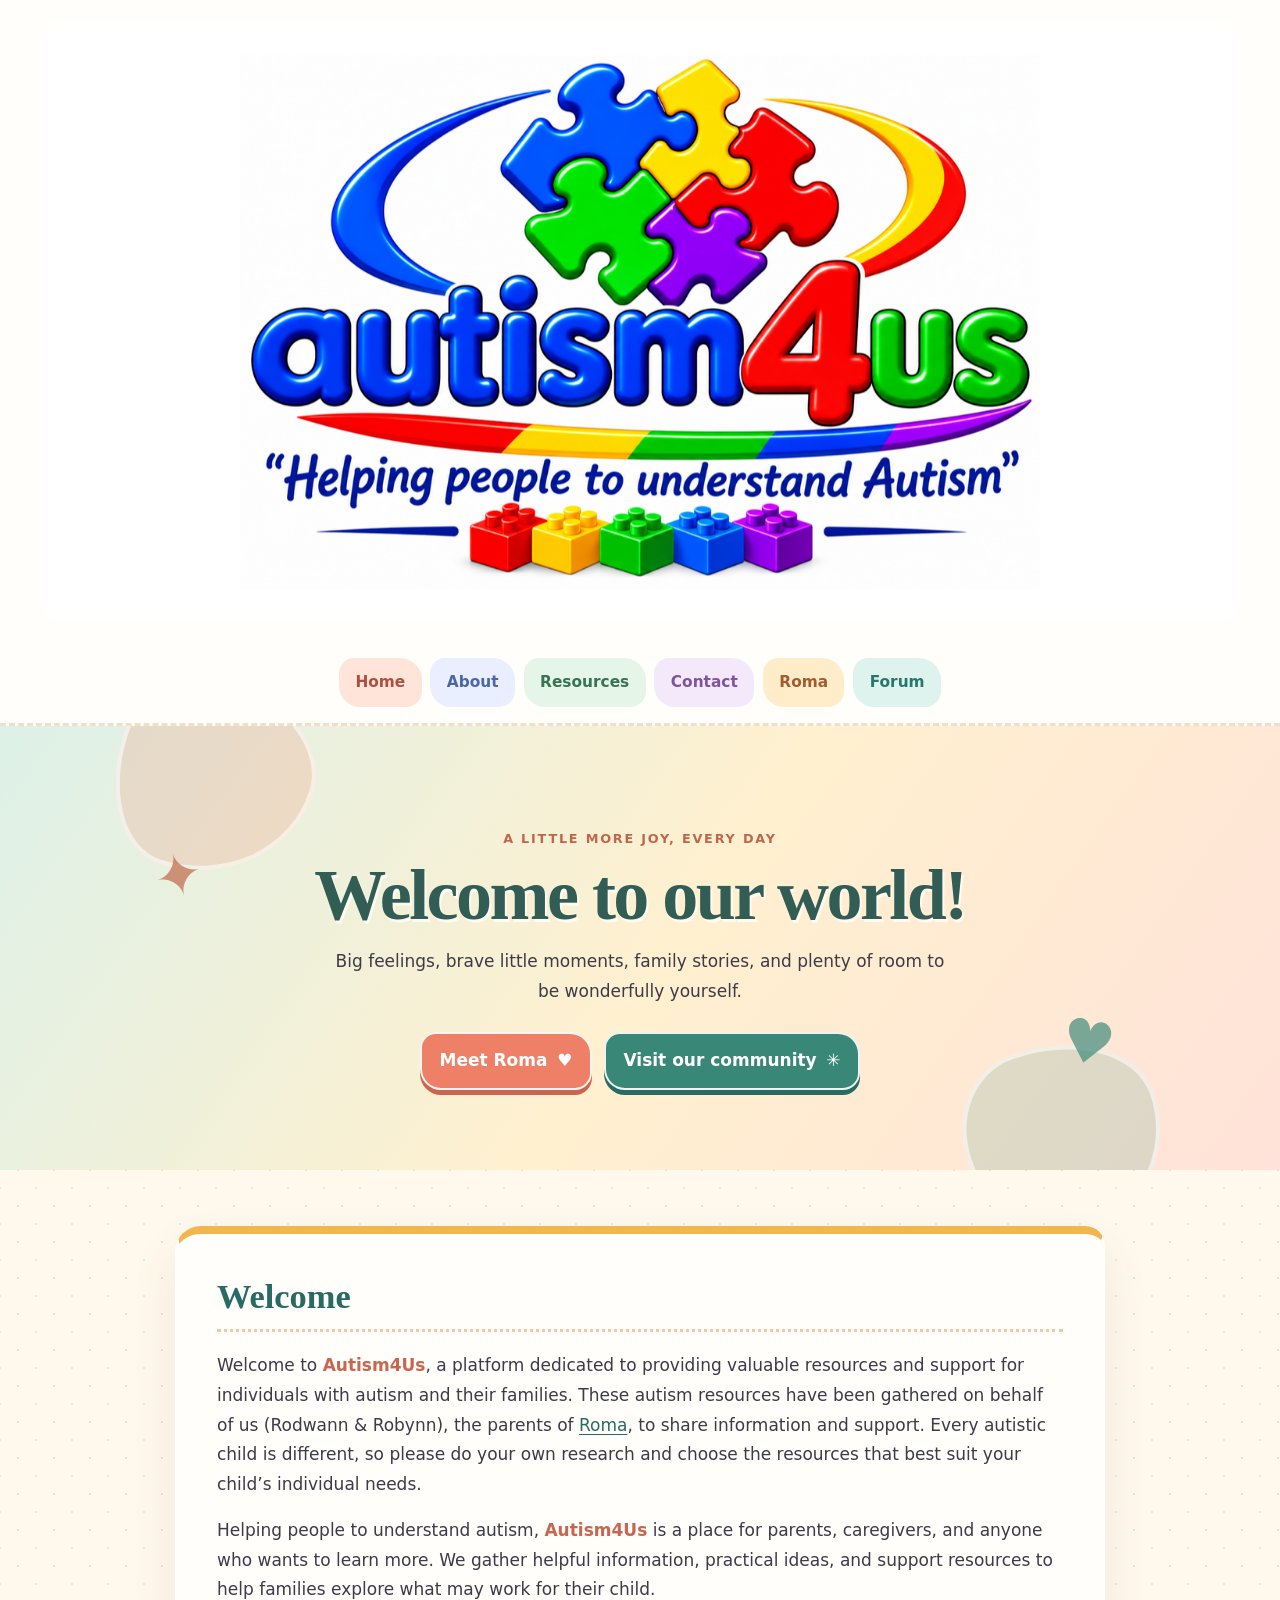
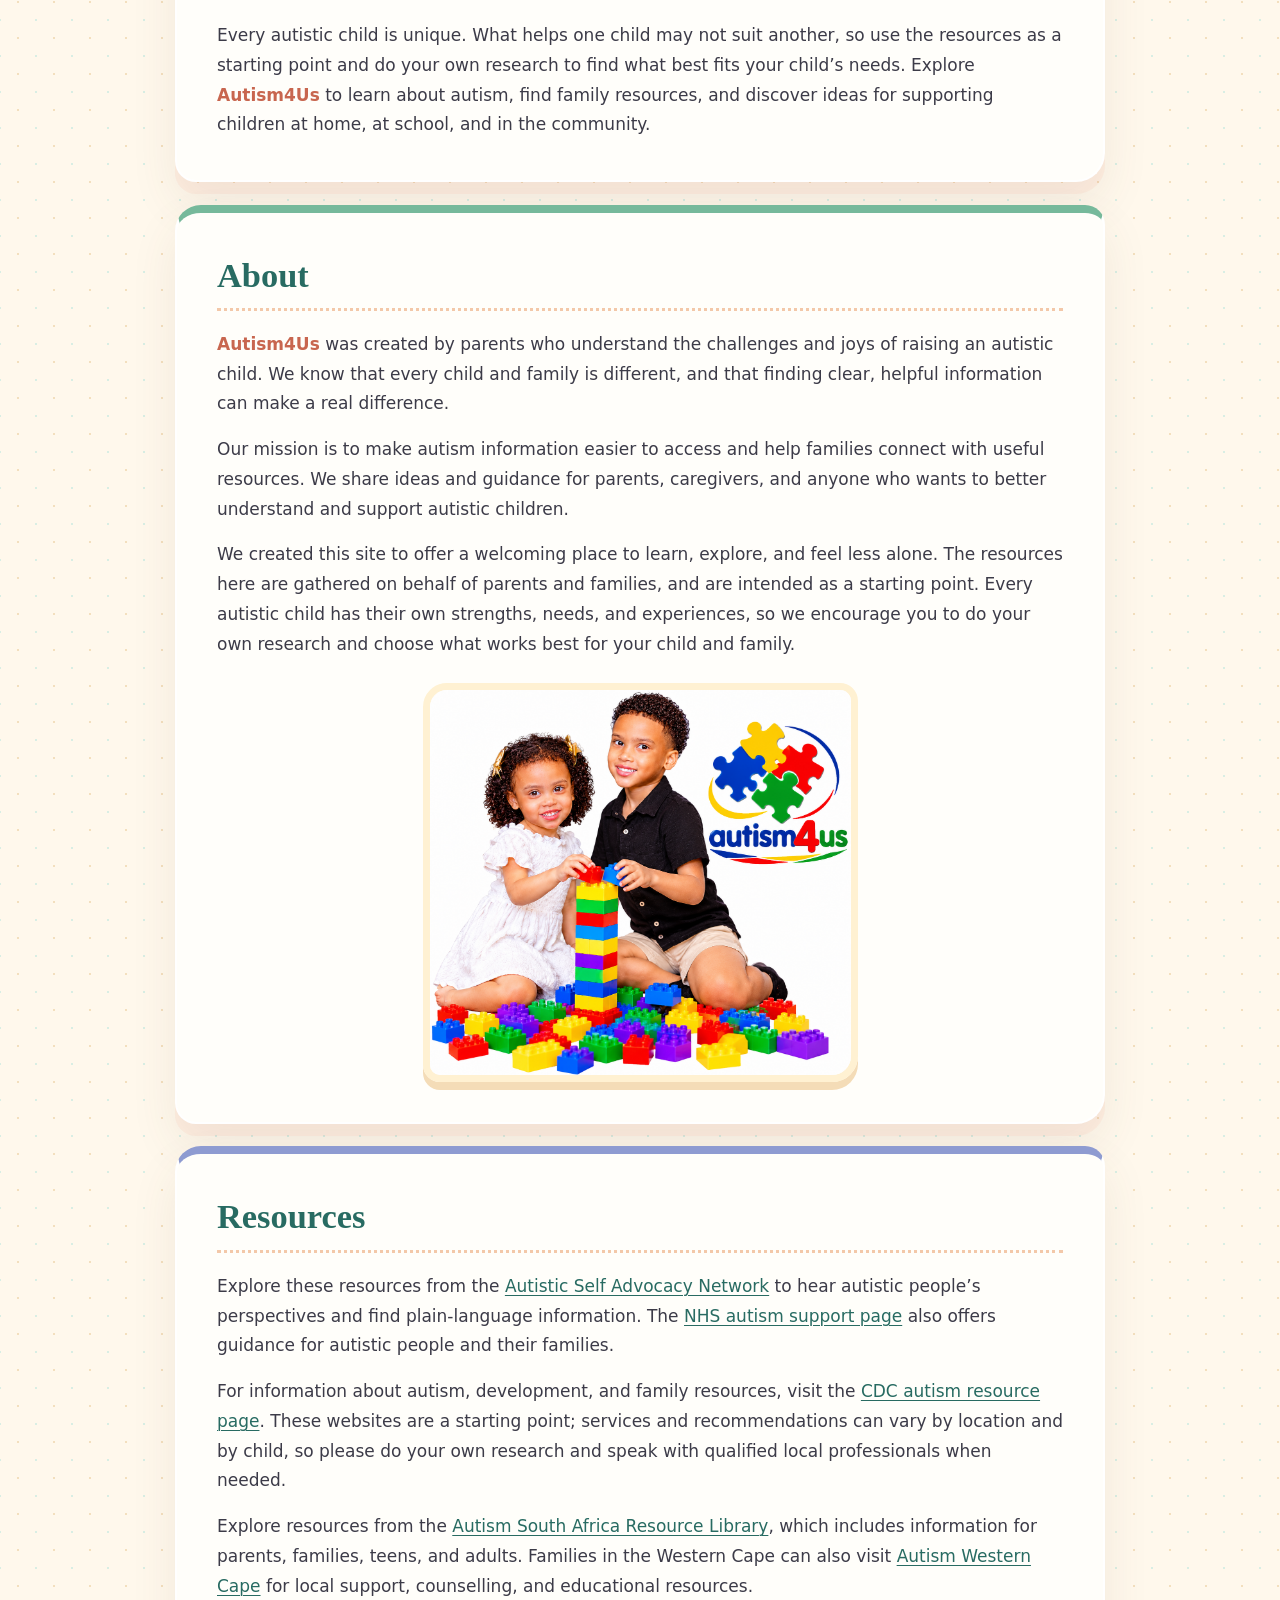
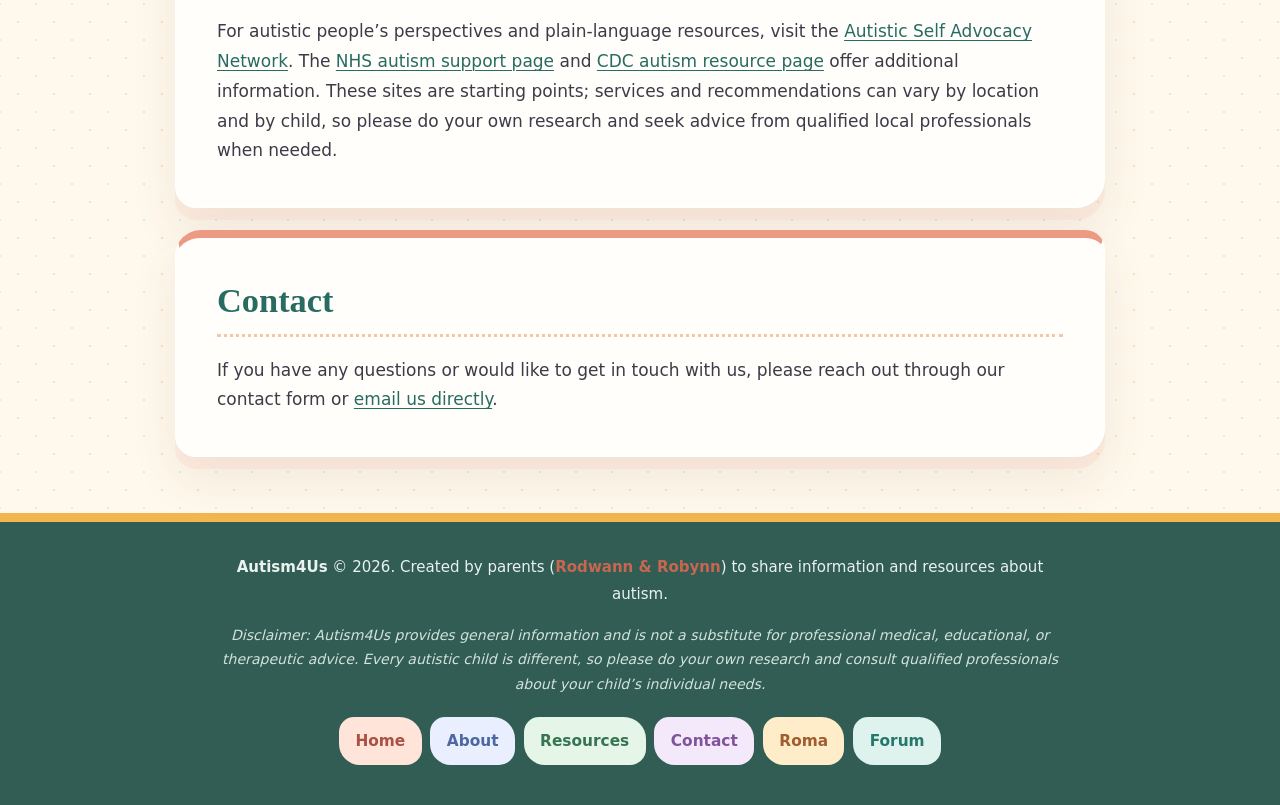
<file: index.html>
<!DOCTYPE html>
<html lang="en">
<head>
    <meta charset="UTF-8">
    <meta name="viewport" content="width=device-width, initial-scale=1.0">
    <meta name="description" content="A welcoming collection of autism information and family resources, shared by parents.">
    <link rel="canonical" href="https://autism4us.co.za/">
    <meta property="og:url" content="https://autism4us.co.za/">
    <meta property="og:type" content="website">
    <meta property="og:title" content="Autism4Us | Information and support for families">
    <meta property="og:description" content="A welcoming collection of autism information and family resources, shared by parents.">
    <meta property="og:image" content="https://autism4us.co.za/Images/Autism4Us_BannerNew.png">
    <meta name="twitter:card" content="summary_large_image">
    <meta name="twitter:title" content="Autism4Us | Information and support for families">
    <meta name="twitter:description" content="A welcoming collection of autism information and family resources, shared by parents.">
    <meta name="twitter:image" content="https://autism4us.co.za/Images/Autism4Us_BannerNew.png">
    <title>Autism4Us | Information and support for families</title>
    <link rel="stylesheet" href="style.css">
    <style>
        .home-tagline { max-width: 42rem; margin: .65rem auto 0; text-align: center; }
    </style>
</head>
<body>
    <header class="site-header">
        <a class="banner" href="#Home" aria-label="Autism4Us home">
            <img src="./Images/Autism4Us_Banner.png" alt="Autism4Us — Helping people to understand Autism">
        </a>
    </header>
    <nav class="site-nav" aria-label="Main navigation">
        <ul class="nav-links">
            <li><a href="#Home">Home</a></li>
            <li><a href="#About">About</a></li>
            <li><a href="#Resources">Resources</a></li>
            <li><a href="#Contact">Contact</a></li>
            <li><a href="roma.html">Roma</a></li>
            <li><a href="forum.html">Forum</a></li>
        </ul>
    </nav>

    <header class="hero home-hero">
        <p class="eyebrow">A little more joy, every day</p>
        <h1>Welcome to our world!</h1>
        <p class="home-tagline">Big feelings, brave little moments, family stories, and plenty of room to be wonderfully yourself.</p>
        <div class="home-actions"><a class="home-button" href="roma.html">Meet Roma <span aria-hidden="true">♥</span></a><a class="home-button home-button-alt" href="forum.html">Visit our community <span aria-hidden="true">✳</span></a></div>
        <span class="home-doodle doodle-one" aria-hidden="true">✦</span><span class="home-doodle doodle-two" aria-hidden="true">♥</span>
    </header>

    <main>
        <section class="Home content-card">
            <h2 id="Home">Welcome</h2>
            <p>Welcome to <span class="brand-bold">Autism4Us</span>, a platform dedicated to providing valuable resources and support for individuals with autism and their families. These autism resources have been gathered on behalf of us (Rodwann & Robynn), the parents of <a href="roma.html">Roma</a>, to share information and support. Every autistic child is different, so please do your own research and choose the resources that best suit your child’s individual needs.</p>
            <p>Helping people to understand autism, <span class="brand-bold">Autism4Us</span> is a place for parents, caregivers, and anyone who wants to learn more. We gather helpful information, practical ideas, and support resources to help families explore what may work for their child.</p>
            <p>Every autistic child is unique. What helps one child may not suit another, so use the resources as a starting point and do your own research to find what best fits your child’s needs. Explore <span class="brand-bold">Autism4Us</span> to learn about autism, find family resources, and discover ideas for supporting children at home, at school, and in the community.</p>
        </section>

        <section class="About content-card">
            <h2 id="About">About</h2>
            <p><span class="brand-bold">Autism4Us</span> was created by parents who understand the challenges and joys of raising an autistic child. We know that every child and family is different, and that finding clear, helpful information can make a real difference.</p>
            <p>Our mission is to make autism information easier to access and help families connect with useful resources. We share ideas and guidance for parents, caregivers, and anyone who wants to better understand and support autistic children.</p>
            <p>We created this site to offer a welcoming place to learn, explore, and feel less alone. The resources here are gathered on behalf of parents and families, and are intended as a starting point. Every autistic child has their own strengths, needs, and experiences, so we encourage you to do your own research and choose what works best for your child and family.</p>
            <img src="./Images/Roma_Rogue.png" alt="Roma and Rogue" class="about-logo">
        </section>

        <section class="Resources content-card">
            <h2 id="Resources">Resources</h2>
            <p>Explore these resources from the <a href="https://autisticadvocacy.org/resources/">Autistic Self Advocacy Network</a> to hear autistic people’s perspectives and find plain-language information. The <a href="https://www.nhs.uk/conditions/autism/help-and-support/">NHS autism support page</a> also offers guidance for autistic people and their families.</p>
            <p>For information about autism, development, and family resources, visit the <a href="https://www.cdc.gov/autism/about/">CDC autism resource page</a>. These websites are a starting point; services and recommendations can vary by location and by child, so please do your own research and speak with qualified local professionals when needed.</p>
            <p>Explore resources from the <a href="https://www.aut2know.co.za/resources/">Autism South Africa Resource Library</a>, which includes information for parents, families, teens, and adults. Families in the Western Cape can also visit <a href="https://www.autismwesterncape.org.za/services-and-resources/">Autism Western Cape</a> for local support, counselling, and educational resources.</p>
            <p>For autistic people’s perspectives and plain-language resources, visit the <a href="https://autisticadvocacy.org/resources/">Autistic Self Advocacy Network</a>. The <a href="https://www.nhs.uk/conditions/autism/help-and-support/">NHS autism support page</a> and <a href="https://www.cdc.gov/autism/about/">CDC autism resource page</a> offer additional information. These sites are starting points; services and recommendations can vary by location and by child, so please do your own research and seek advice from qualified local professionals when needed.</p>
        </section>

        <section class="Contact content-card">
            <h2 id="Contact">Contact</h2>
            <p>If you have any questions or would like to get in touch with us, please reach out through our contact form or <a href="mailto:info@Autism4Us.co.za">email us directly</a>.</p>
        </section>
    </main>

    <footer>
        <p><strong>Autism4Us</strong> &copy; 2026. Created by parents (<span class="brand-bold">Rodwann & Robynn</span>) to share information and resources about autism.</p>
        <p class="disclaimer"><em>Disclaimer: Autism4Us provides general information and is not a substitute for professional medical, educational, or therapeutic advice. Every autistic child is different, so please do your own research and consult qualified professionals about your child’s individual needs.</em></p>
        <nav aria-label="Footer navigation">
            <ul class="nav-links">
                <li><a href="#Home">Home</a></li>
                <li><a href="#About">About</a></li>
                <li><a href="#Resources">Resources</a></li>
                <li><a href="#Contact">Contact</a></li>
            <li><a href="roma.html">Roma</a></li>
            <li><a href="forum.html">Forum</a></li>
            </ul>
        </nav>
    </footer>
</body>
</html>
</file>
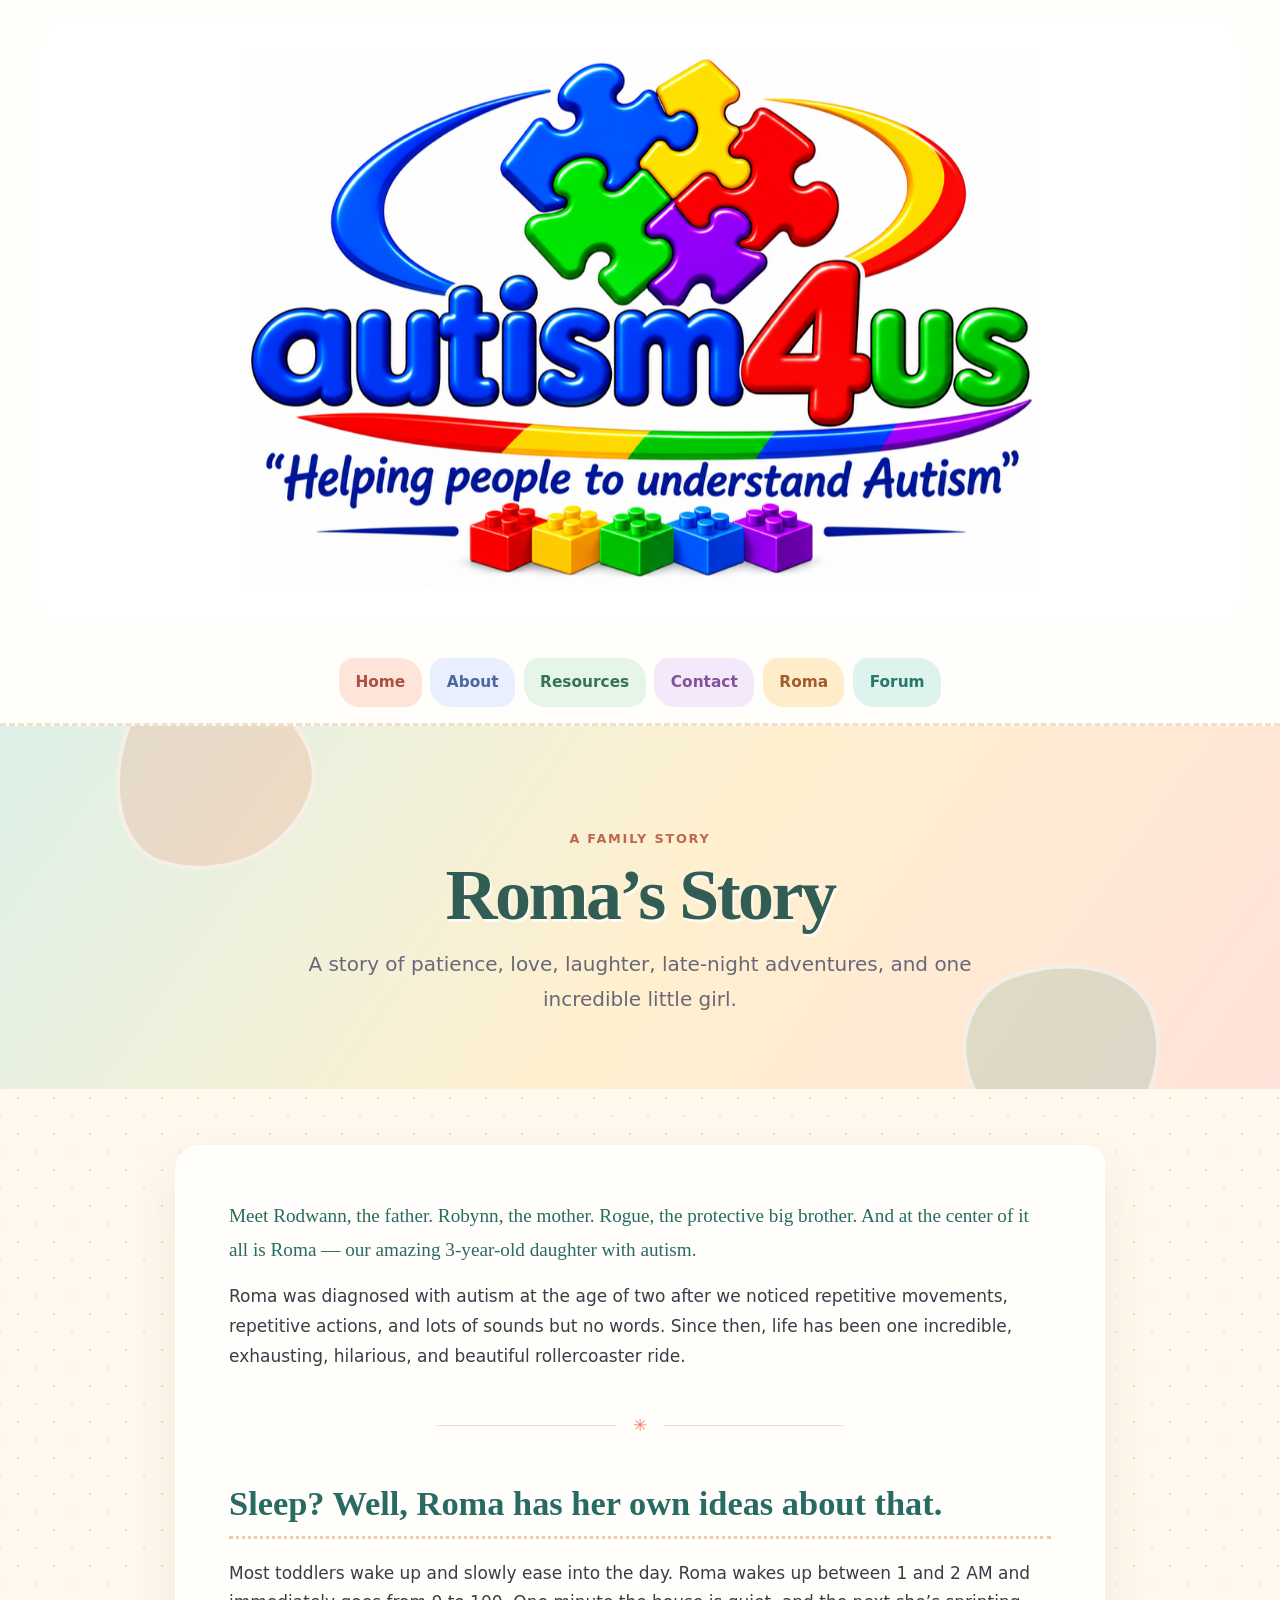
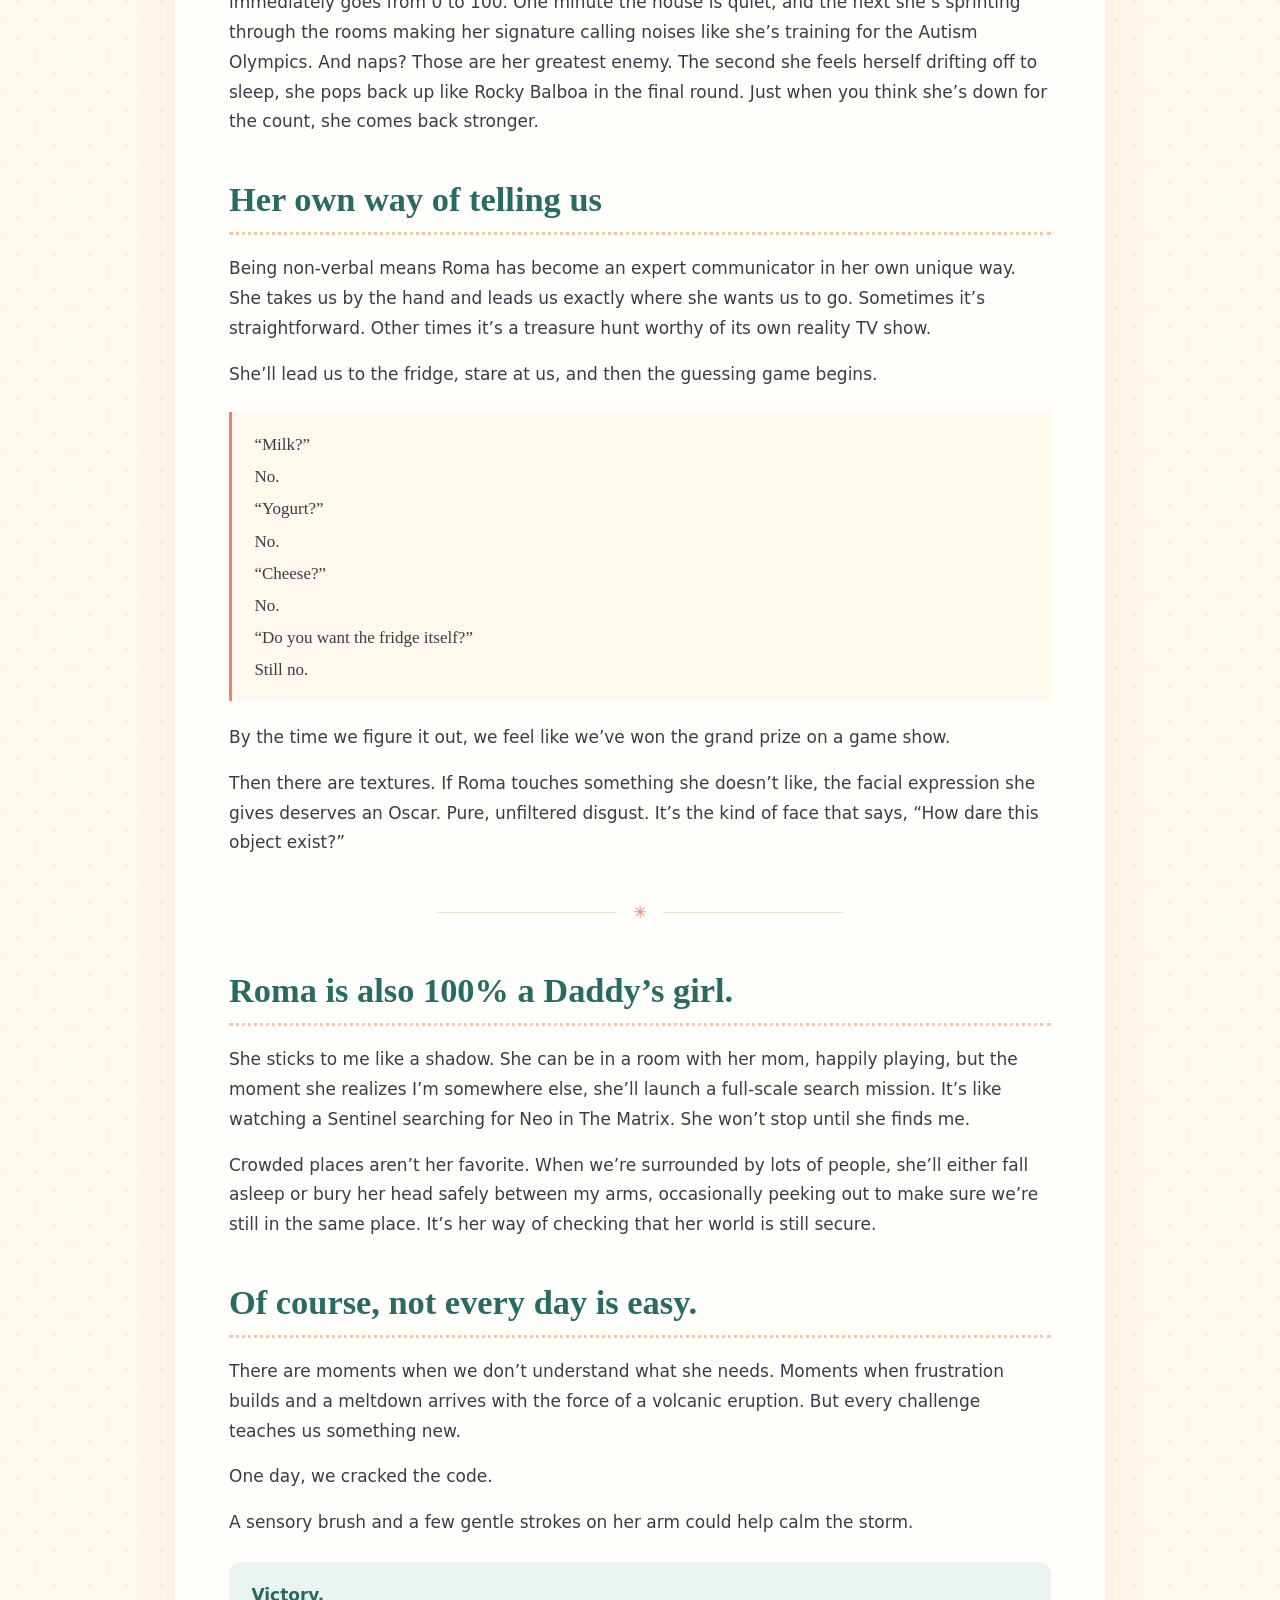
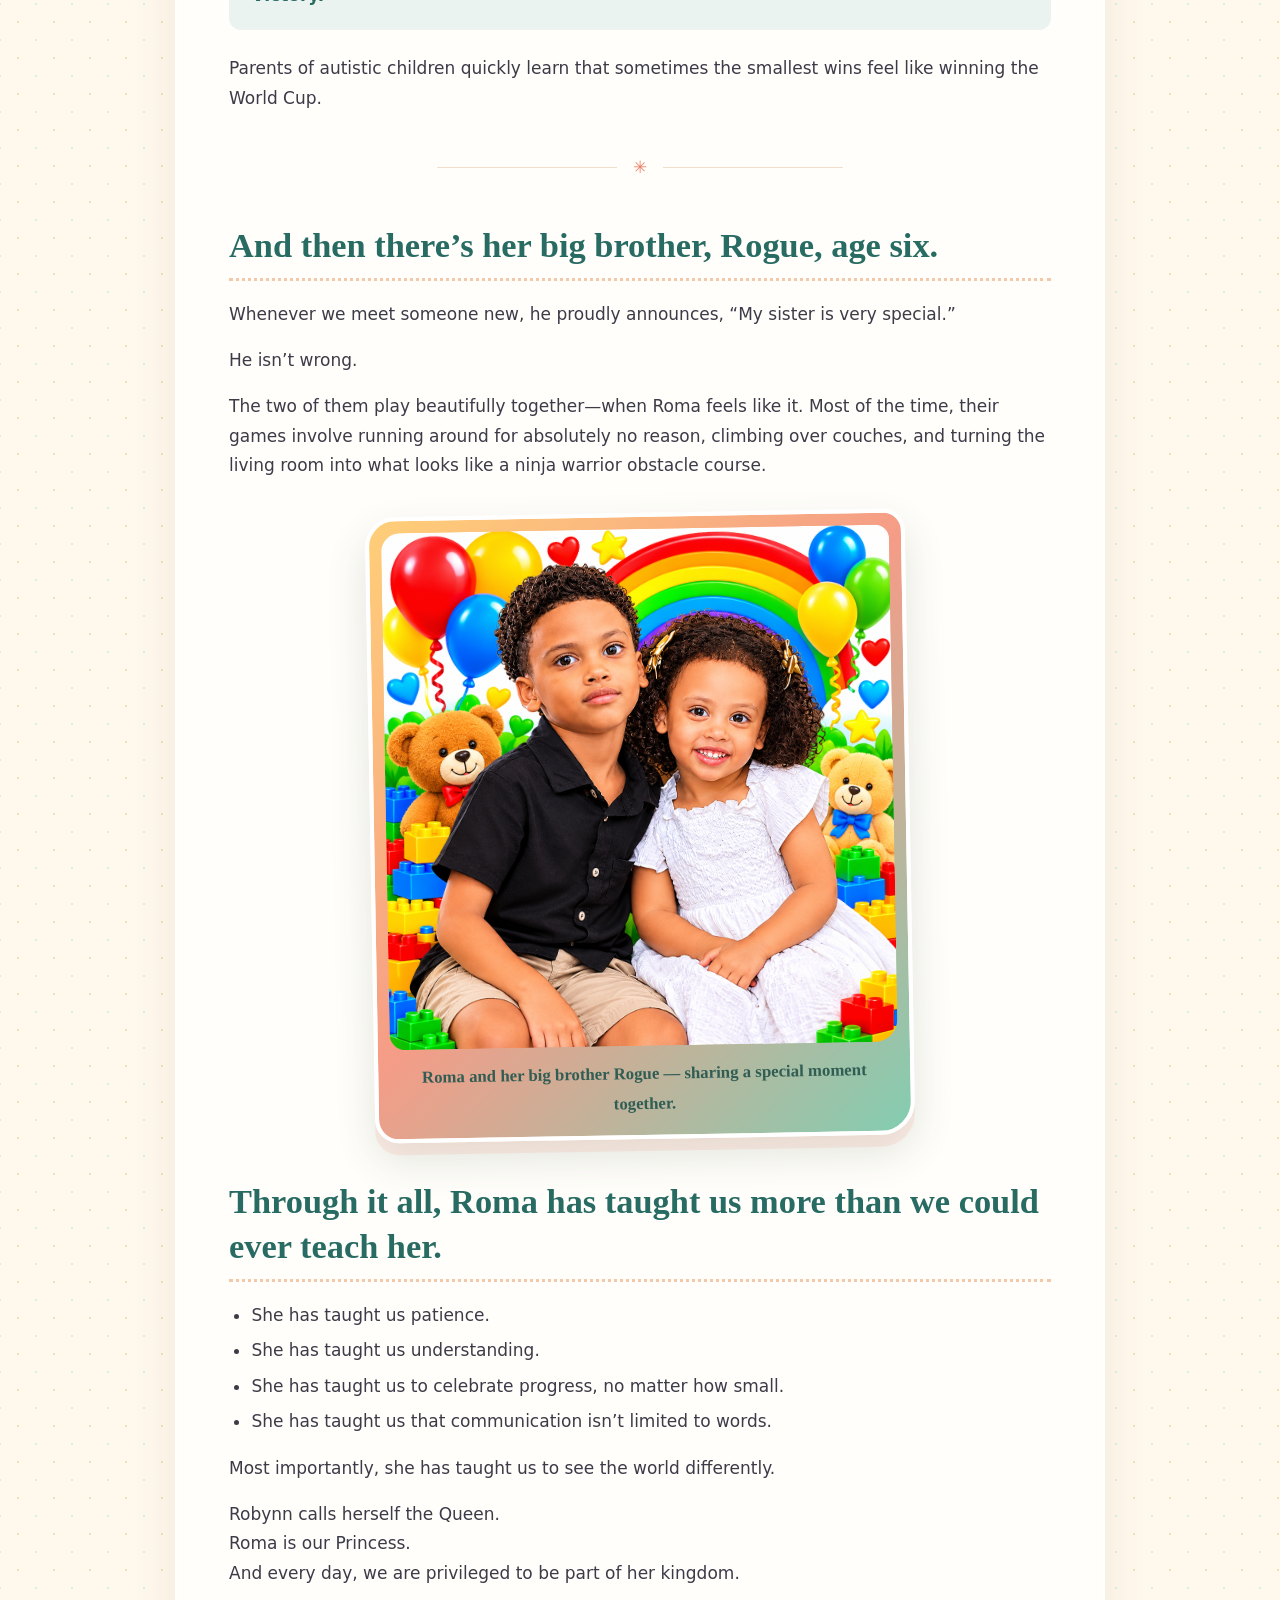
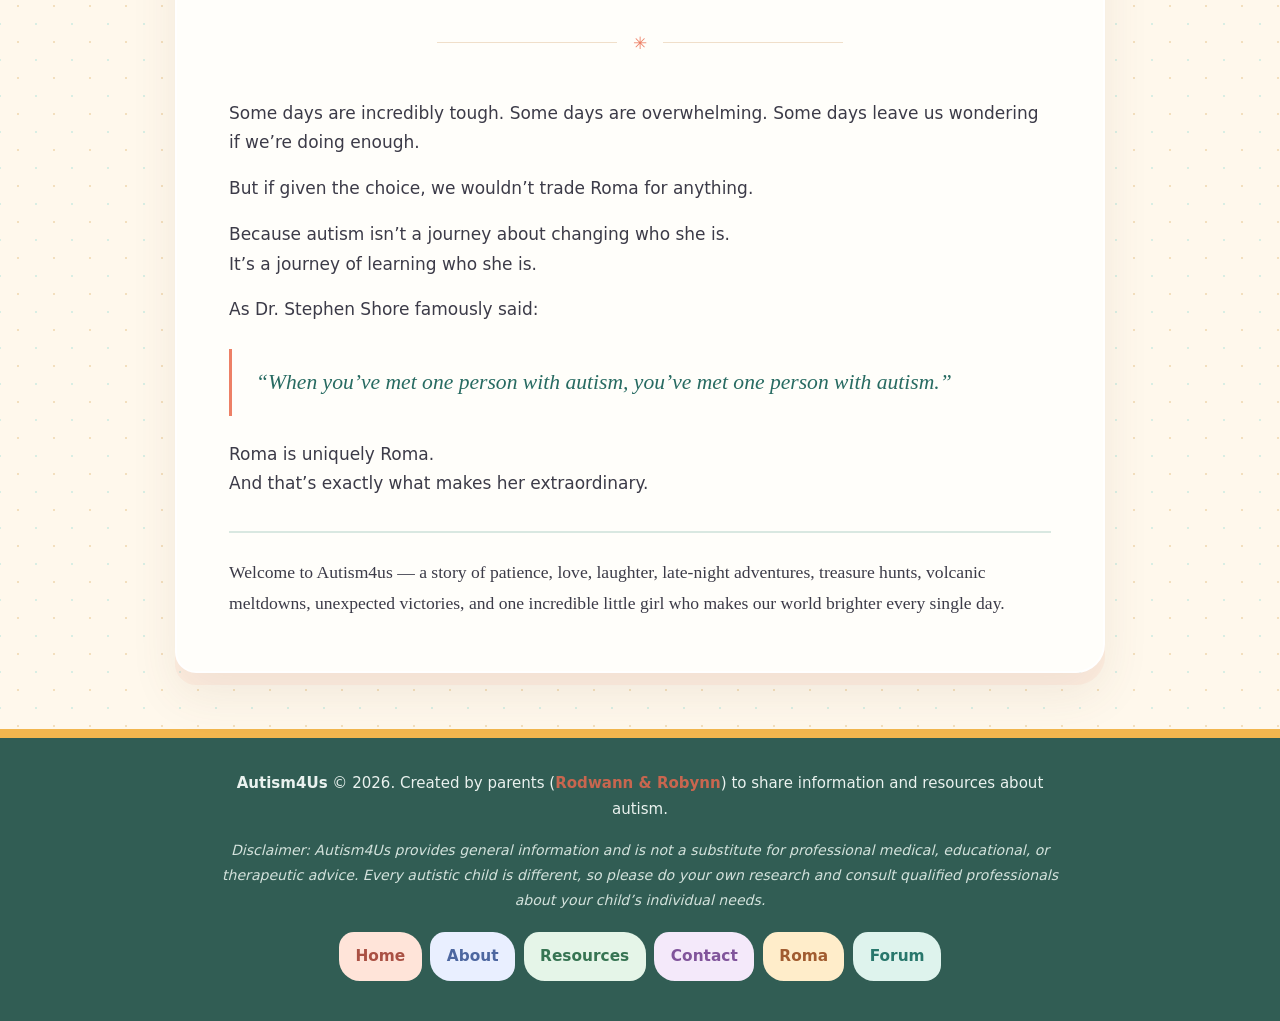
<file: roma.html>
<!DOCTYPE html>
<html lang="en">
<head>
    <meta charset="UTF-8">
    <meta name="viewport" content="width=device-width, initial-scale=1.0">
    <meta name="description" content="Meet Roma and her family: a story of patience, love, laughter, and learning to see the world differently.">
    <title>Roma’s Story | Autism4Us</title>
    <link rel="stylesheet" href="style.css">
    <style>
        .story-card { padding: clamp(1.4rem, 5vw, 3.25rem); }
        .story-card .story-lead { color: var(--brand-dark); font-family: Georgia, "Times New Roman", serif; font-size: 1.2rem; }
        .story-card h2 { margin-top: 2.5rem; }
        .story-card h2:first-of-type { margin-top: 2rem; }
        .story-card .story-rule { margin: 2.5rem 0; color: var(--accent); text-align: center; }
        .story-card .story-rule::before, .story-card .story-rule::after { content: ""; display: inline-block; width: min(32%, 180px); height: 1px; margin: 0 1rem .35rem; background: var(--line); }
        .story-dialogue { margin: 1.4rem 0; padding: 1rem 1.4rem; border-left: 3px solid var(--accent); background: var(--paper); font-family: Georgia, "Times New Roman", serif; }
        .story-dialogue p { margin: .15rem 0; }
        .story-win { margin: 1.5rem 0; padding: 1.2rem 1.4rem; border-radius: 12px; background: #eaf3ef; color: var(--brand-dark); }
        .story-win p { margin: 0; }
        .story-list { padding-left: 1.4rem; }
        .story-list li { margin: .35rem 0; }
        .story-quote { margin: 1.5rem 0; padding: 1rem 1.5rem; border-left: 3px solid var(--accent); color: var(--brand-dark); font: italic 1.35rem/1.6 Georgia, "Times New Roman", serif; }
        .story-ending { margin-top: 2rem; padding-top: 1.5rem; border-top: 2px solid #d9e8e1; font-family: Georgia, "Times New Roman", serif; font-size: 1.1rem; }
        .sibling-photo { width: min(100%, 540px); margin: 2rem auto; padding: 12px; border: 4px solid #fff; border-radius: 30px 22px 34px 24px; background: linear-gradient(135deg, #ffcf78, #f59c87 48%, #83cdb1); box-shadow: 0 12px 0 rgba(237,128,102,.13), 0 18px 40px rgba(64,78,66,.14); transform: rotate(-1deg); }
        .sibling-photo img { display: block; width: 100%; height: auto; border-radius: 19px 14px 23px 16px; }
        .sibling-photo figcaption { padding: .8rem .65rem .3rem; color: #315d54; text-align: center; font-family: Georgia, "Times New Roman", serif; font-size: 1.05rem; font-weight: 600; }
        @media (max-width: 560px) { .sibling-photo { padding: 8px; border-radius: 23px; transform: none; } .sibling-photo figcaption { font-size: .95rem; } }
    </style>
</head>
<body>
    <header class="site-header">
        <a class="banner" href="index.html" aria-label="Autism4Us home">
            <img src="./Images/Autism4Us_Banner.png" alt="Autism4Us — Helping people to understand Autism">
        </a>
    </header>
    <nav class="site-nav" aria-label="Main navigation">
        <ul class="nav-links">
            <li><a href="index.html">Home</a></li>
            <li><a href="index.html#About">About</a></li>
            <li><a href="index.html#Resources">Resources</a></li>
            <li><a href="index.html#Contact">Contact</a></li>
            <li><a href="roma.html" aria-current="page">Roma</a></li>
            <li><a href="forum.html">Forum</a></li>
        </ul>
    </nav>
    <header class="hero">
        <p class="eyebrow">A family story</p>
        <h1>Roma’s Story</h1>
        <p>A story of patience, love, laughter, late-night adventures, and one incredible little girl.</p>
    </header>
    <main>
        <article class="content-card story-card">
            <p class="story-lead">Meet Rodwann, the father. Robynn, the mother. Rogue, the protective big brother. And at the center of it all is Roma — our amazing 3-year-old daughter with autism.</p>
            <p>Roma was diagnosed with autism at the age of two after we noticed repetitive movements, repetitive actions, and lots of sounds but no words. Since then, life has been one incredible, exhausting, hilarious, and beautiful rollercoaster ride.</p>

            <div class="story-rule" aria-hidden="true">✳</div>
            <h2>Sleep? Well, Roma has her own ideas about that.</h2>
            <p>Most toddlers wake up and slowly ease into the day. Roma wakes up between 1 and 2 AM and immediately goes from 0 to 100. One minute the house is quiet, and the next she’s sprinting through the rooms making her signature calling noises like she’s training for the Autism Olympics. And naps? Those are her greatest enemy. The second she feels herself drifting off to sleep, she pops back up like Rocky Balboa in the final round. Just when you think she’s down for the count, she comes back stronger.</p>

            <h2>Her own way of telling us</h2>
            <p>Being non-verbal means Roma has become an expert communicator in her own unique way. She takes us by the hand and leads us exactly where she wants us to go. Sometimes it’s straightforward. Other times it’s a treasure hunt worthy of its own reality TV show.</p>
            <p>She’ll lead us to the fridge, stare at us, and then the guessing game begins.</p>
            <div class="story-dialogue" aria-label="The fridge guessing game">
                <p>“Milk?”</p><p>No.</p><p>“Yogurt?”</p><p>No.</p><p>“Cheese?”</p><p>No.</p><p>“Do you want the fridge itself?”</p><p>Still no.</p>
            </div>
            <p>By the time we figure it out, we feel like we’ve won the grand prize on a game show.</p>
            <p>Then there are textures. If Roma touches something she doesn’t like, the facial expression she gives deserves an Oscar. Pure, unfiltered disgust. It’s the kind of face that says, “How dare this object exist?”</p>

            <div class="story-rule" aria-hidden="true">✳</div>
            <h2>Roma is also 100% a Daddy’s girl.</h2>
            <p>She sticks to me like a shadow. She can be in a room with her mom, happily playing, but the moment she realizes I’m somewhere else, she’ll launch a full-scale search mission. It’s like watching a Sentinel searching for Neo in The Matrix. She won’t stop until she finds me.</p>
            <p>Crowded places aren’t her favorite. When we’re surrounded by lots of people, she’ll either fall asleep or bury her head safely between my arms, occasionally peeking out to make sure we’re still in the same place. It’s her way of checking that her world is still secure.</p>

            <h2>Of course, not every day is easy.</h2>
            <p>There are moments when we don’t understand what she needs. Moments when frustration builds and a meltdown arrives with the force of a volcanic eruption. But every challenge teaches us something new.</p>
            <p>One day, we cracked the code.</p>
            <p>A sensory brush and a few gentle strokes on her arm could help calm the storm.</p>
            <div class="story-win"><p><strong>Victory.</strong></p></div>
            <p>Parents of autistic children quickly learn that sometimes the smallest wins feel like winning the World Cup.</p>

            <div class="story-rule" aria-hidden="true">✳</div>
            <h2>And then there’s her big brother, Rogue, age six.</h2>
            <p>Whenever we meet someone new, he proudly announces, “My sister is very special.”</p>
            <p>He isn’t wrong.</p>
            <p>The two of them play beautifully together—when Roma feels like it. Most of the time, their games involve running around for absolutely no reason, climbing over couches, and turning the living room into what looks like a ninja warrior obstacle course.</p>
            <figure class="sibling-photo">
                <img src="Images/Rogue_Roma.png" alt="Roma and her big brother Rogue sitting together">
                <figcaption>Roma and her big brother Rogue — sharing a special moment together.</figcaption>
            </figure>

            <h2>Through it all, Roma has taught us more than we could ever teach her.</h2>
            <ul class="story-list">
                <li>She has taught us patience.</li>
                <li>She has taught us understanding.</li>
                <li>She has taught us to celebrate progress, no matter how small.</li>
                <li>She has taught us that communication isn’t limited to words.</li>
            </ul>
            <p>Most importantly, she has taught us to see the world differently.</p>
            <p>Robynn calls herself the Queen.<br>Roma is our Princess.<br>And every day, we are privileged to be part of her kingdom.</p>

            <div class="story-rule" aria-hidden="true">✳</div>
            <p>Some days are incredibly tough. Some days are overwhelming. Some days leave us wondering if we’re doing enough.</p>
            <p>But if given the choice, we wouldn’t trade Roma for anything.</p>
            <p>Because autism isn’t a journey about changing who she is.<br>It’s a journey of learning who she is.</p>
            <p>As Dr. Stephen Shore famously said:</p>
            <blockquote class="story-quote">“When you’ve met one person with autism, you’ve met one person with autism.”</blockquote>
            <p>Roma is uniquely Roma.<br>And that’s exactly what makes her extraordinary.</p>
            <p class="story-ending">Welcome to Autism4us — a story of patience, love, laughter, late-night adventures, treasure hunts, volcanic meltdowns, unexpected victories, and one incredible little girl who makes our world brighter every single day.</p>
        </article>
    </main>
    <footer>
        <p><strong>Autism4Us</strong> &copy; 2026. Created by parents (<span class="brand-bold">Rodwann & Robynn</span>) to share information and resources about autism.</p>
        <p class="disclaimer"><em>Disclaimer: Autism4Us provides general information and is not a substitute for professional medical, educational, or therapeutic advice. Every autistic child is different, so please do your own research and consult qualified professionals about your child’s individual needs.</em></p>
        <nav aria-label="Footer navigation">
            <ul class="nav-links">
                <li><a href="#Home">Home</a></li>
                <li><a href="#About">About</a></li>
                <li><a href="#Resources">Resources</a></li>
                <li><a href="#Contact">Contact</a></li>
            <li><a href="roma.html">Roma</a></li>
            <li><a href="forum.html">Forum</a></li>
            </ul>
        </nav>
    </footer>
</body>
</html>
</file>
<file: style.css>
:root {
  color-scheme: light;
  --ink: #26343a;
  --muted: #52646a;
  --brand: #236c68;
  --brand-dark: #185551;
  --accent: #d58b5b;
  --paper: #fbf8f2;
  --surface: #ffffff;
  --line: #e9e2d7;
  --shadow: 0 10px 30px rgba(45, 56, 52, 0.07);
}

* { box-sizing: border-box; }
html { scroll-behavior: smooth; scroll-padding-top: 1.5rem; }
body {
  margin: 0;
  background: var(--paper);
  color: var(--ink);
  font-family: "Trebuchet MS", "Segoe UI", system-ui, sans-serif;
  font-size: 1.0625rem;
  line-height: 1.75;
  -webkit-font-smoothing: antialiased;
}

.site-header {
  width: 100%;
  padding: clamp(.5rem, 2vw, 1.25rem) max(2vw, .75rem);
  background: #fff;
}
.banner { display: block; width: min(100%, 1200px); margin: 0 auto; }
.banner img { display: block; width: 100%; height: auto; }
.site-nav {
  width: 100%;
  display: flex;
  align-items: center;
  justify-content: space-between;
  gap: 2rem;
  padding: 1rem max(5vw, 1.25rem);
  background: var(--surface);
  border-bottom: 1px solid var(--line);
}
.nav-links {
  display: flex;
  align-items: center;
  justify-content: center;
  flex-wrap: wrap;
  gap: .35rem;
  margin: 0;
  padding: 0;
  list-style: none;
}
.nav-links a {
  display: inline-block;
  padding: .55rem .9rem;
  font-size: .96rem;
  font-weight: 800;
  text-decoration: none;
  border: 2px solid transparent;
  border-radius: 999px;
  transition: transform .2s ease, background-color .2s ease, box-shadow .2s ease;
}
.nav-links li:nth-child(1) a { color: #b93838; background: #fff0ed; }
.nav-links li:nth-child(2) a { color: #2457a6; background: #edf3ff; }
.nav-links li:nth-child(3) a { color: #287346; background: #edf8ef; }
.nav-links li:nth-child(4) a { color: #7044a1; background: #f5efff; }
.nav-links li:nth-child(5) a { color: #9b5c2d; background: #fff4e8; }
.nav-links li:nth-child(6) a { color: #236c68; background: #eaf3ef; }
.nav-links a:hover, .nav-links a:focus-visible {
  transform: translateY(-2px);
  border-color: currentColor;
  box-shadow: 0 4px 10px rgba(38, 52, 58, .12);
}
a { color: var(--brand-dark); text-decoration-thickness: 1px; text-underline-offset: 3px; }
a:hover { color: #a15e34; }
a:focus-visible { outline: 3px solid var(--accent); outline-offset: 3px; }

.hero {
  padding: clamp(3rem, 8vw, 6.5rem) 1.25rem clamp(2.5rem, 6vw, 4.5rem);
  text-align: center;
  background: linear-gradient(135deg, #eaf3ef 0%, #f7ede1 100%);
}
.hero h1 {
  margin: .2rem 0 .4rem;
  color: var(--brand-dark);
  font-family: Georgia, "Times New Roman", serif;
  font-size: clamp(2.5rem, 7vw, 4.5rem);
  font-weight: 600;
  line-height: 1.15;
  letter-spacing: -.035em;
}
.hero > p:last-child { max-width: 42rem; margin: .65rem auto 0; color: var(--muted); font-size: clamp(1.05rem, 2vw, 1.25rem); }
.eyebrow { margin: 0; color: var(--brand); font-size: .8rem; font-weight: 800; letter-spacing: .14em; text-transform: uppercase; }

main { width: min(100% - 2.5rem, 880px); margin: clamp(1.75rem, 5vw, 3.5rem) auto; }
.content-card {
  margin: 0 0 1.4rem;
  padding: clamp(1.4rem, 4vw, 2.5rem);
  background: var(--surface);
  border: 1px solid var(--line);
  border-radius: 18px;
  box-shadow: var(--shadow);
}
h2 {
  margin: 0 0 1.2rem;
  padding-bottom: .65rem;
  color: var(--brand-dark);
  border-bottom: 2px solid #d9e8e1;
  font-family: Georgia, "Times New Roman", serif;
  font-size: clamp(1.65rem, 4vw, 2.15rem);
  font-weight: 600;
  line-height: 1.3;
}
p { margin: 0 0 1rem; }
.content-card p:last-of-type { margin-bottom: 0; }
.brand-bold { font-weight: 800; color: var(--brand-dark); }
.about-logo { display: block; width: min(100%, 435px); height: auto; margin: 1.5rem auto 0; border-radius: 12px; }

footer {
  padding: 2rem max(5vw, 1.25rem) 2.5rem;
  color: #eaf2ef;
  background: #244b49;
  text-align: center;
  font-size: .94rem;
}
footer p { max-width: 850px; margin: 0 auto 1rem; }
footer .disclaimer { color: #d3e2dc; font-size: .88rem; }
footer .nav-links { margin-top: 1.25rem; }
footer .nav-links a { filter: brightness(1.65) saturate(.8); }

@media (max-width: 700px) {
  .site-nav { flex-direction: column; gap: .7rem; padding: .7rem .5rem; }
  .site-header { padding: .35rem; }
  .nav-links { gap: .15rem; }
  .nav-links a { padding: .45rem .65rem; font-size: .9rem; }
  main { width: min(100% - 1.25rem, 880px); margin: 1rem auto 2rem; }
  .content-card { border-radius: 14px; }
}

@media (max-width: 420px) {
  body { font-size: 1rem; }
  .hero { padding: 2.7rem 1rem 2.4rem; }
  .eyebrow { font-size: .69rem; letter-spacing: .1em; }
  .nav-links { gap: 0; }
  .nav-links a { padding: .4rem .5rem; font-size: .86rem; }
  .content-card { padding: 1.25rem 1.1rem; }
}

@media (prefers-reduced-motion: reduce) {
  html { scroll-behavior: auto; }
  *, *::before, *::after { transition-duration: .01ms !important; }
}


/* Autism4Us signature look: a sunny family scrapbook with playful, hand-cut shapes. */
:root {
  --ink: #3c3b48; --muted: #696779; --brand: #398777; --brand-dark: #286b62;
  --accent: #ed8066; --paper: #fff8ec; --surface: #fffefa; --line: #f0dfca;
  --shadow: 0 12px 0 rgba(237,128,102,.08), 0 22px 48px rgba(96,73,51,.09);
}
body {
  background-color: var(--paper);
  background-image: radial-gradient(#f3dfbe 1.5px,transparent 1.5px),radial-gradient(#d9eee4 1.5px,transparent 1.5px);
  background-position: 0 0,18px 18px; background-size: 36px 36px;
  font-family: "Trebuchet MS","Arial Rounded MT Bold","Segoe UI",system-ui,sans-serif;
}
.site-header { padding-top: clamp(.8rem,2vw,1.4rem); background: #fffefa; }
.banner img { border-radius: 22px; }
.site-nav { justify-content: center; border-bottom: 3px dashed #f0dfca; }
.nav-links { gap: .55rem; }
.nav-links a { border-radius: 15px 22px 16px 21px; }
.nav-links li:nth-child(1) a { color:#aa5144; background:#ffe4d9; }
.nav-links li:nth-child(2) a { color:#4d67a0; background:#e9efff; }
.nav-links li:nth-child(3) a { color:#367452; background:#e5f5e8; }
.nav-links li:nth-child(4) a { color:#80549b; background:#f4e9fa; }
.nav-links li:nth-child(5) a { color:#a15c30; background:#ffedca; }
.nav-links li:nth-child(6) a { color:#28776c; background:#def3ed; }
.hero { position:relative; isolation:isolate; overflow:hidden; background:linear-gradient(125deg,#ddf1e8 0%,#fff0cf 52%,#ffe2d9 100%); }
.hero::before,.hero::after { position:absolute; z-index:-1; width:clamp(90px,18vw,190px); aspect-ratio:1; border:4px solid rgba(255,255,255,.56); border-radius:38% 62% 63% 37% / 43% 42% 58% 57%; content:""; transform:rotate(18deg); }
.hero::before { top:-48px; left:max(4vw,calc((100% - 1050px)/2)); background:rgba(237,128,102,.2); }
.hero::after { right:max(4vw,calc((100% - 1050px)/2)); bottom:-70px; background:rgba(76,157,133,.18); transform:rotate(-20deg); }
.hero h1 { color:#315d54; text-shadow:2px 3px 0 rgba(255,255,255,.7); }
.eyebrow { color:#bd684c; }
main { width:min(100% - 2.5rem,930px); }
.content-card { position:relative; border:2px solid #fff; border-radius:26px 20px 29px 21px; box-shadow:var(--shadow); }
.content-card h2 { border-bottom:3px dotted #f3c8a9; }
.Home.content-card { border-top:8px solid #f2b64e; }
.About.content-card { border-top:8px solid #76b99b; }
.Resources.content-card { border-top:8px solid #8e9bd1; }
.Contact.content-card { border-top:8px solid #ec9a83; }
.about-logo { border:7px solid #fff1d2; border-radius:24px 18px 26px 17px; box-shadow:0 8px 0 #f4dcb7; }
.brand-bold { color:#c8664f; }
footer { background:#315d54; border-top:9px solid #f2b64e; }
footer .nav-links a { filter:none; }
footer .nav-links li:nth-child(1) a { color:#aa5144; background:#ffe4d9; }
footer .nav-links li:nth-child(2) a { color:#4d67a0; background:#e9efff; }
footer .nav-links li:nth-child(3) a { color:#367452; background:#e5f5e8; }
footer .nav-links li:nth-child(4) a { color:#80549b; background:#f4e9fa; }
footer .nav-links li:nth-child(5) a { color:#a15c30; background:#ffedca; }
footer .nav-links li:nth-child(6) a { color:#28776c; background:#def3ed; }
@media (max-width:700px) { .content-card { border-radius:21px 16px 23px 17px; } .nav-links { gap:.25rem; } }
@media (prefers-reduced-motion:no-preference) { .about-logo { transition:transform .25s ease; } .about-logo:hover { transform:rotate(-1deg) scale(1.015); } }
.home-hero { padding-bottom:clamp(3rem,7vw,5rem); }
.home-hero > p:last-of-type { max-width:39rem; }
.home-actions { display:flex; flex-wrap:wrap; justify-content:center; gap:.75rem; margin-top:1.6rem; }
.home-button { display:inline-flex; align-items:center; gap:.6rem; padding:.75rem 1.1rem; border:2px solid rgba(255,255,255,.9); border-radius:16px 22px 17px 21px; background:#ed8066; color:white; font-weight:800; text-decoration:none; box-shadow:0 5px 0 #c96651; transition:transform .18s ease,box-shadow .18s ease; }
.home-button-alt { background:#398777; box-shadow:0 5px 0 #286b62; }
.home-button:hover,.home-button:focus-visible { color:white; transform:translateY(-3px) rotate(-1deg); box-shadow:0 8px 0 #c96651; }
.home-button-alt:hover,.home-button-alt:focus-visible { box-shadow:0 8px 0 #286b62; }
.home-doodle { position:absolute; color:rgba(193,107,75,.72); font-size:clamp(2rem,5vw,3.7rem); }
.doodle-one { top:22%; left:12%; transform:rotate(-15deg); }
.doodle-two { right:13%; bottom:17%; color:rgba(57,135,119,.68); transform:rotate(12deg); }
@media (max-width:560px) { .doodle-one { left:5%; top:9%; } .doodle-two { right:6%; bottom:7%; } }


/* Autism4Us home hero text alignment */
.home-hero {
    text-align: center;
}

.home-hero .home-intro {
    display: block;
    width: min(90%, 650px);
    margin: 1rem auto 0;
    text-align: center;
    line-height: 1.7;
    font-size: clamp(1.05rem, 2vw, 1.25rem);
    color: #52646a;
}
</file>
